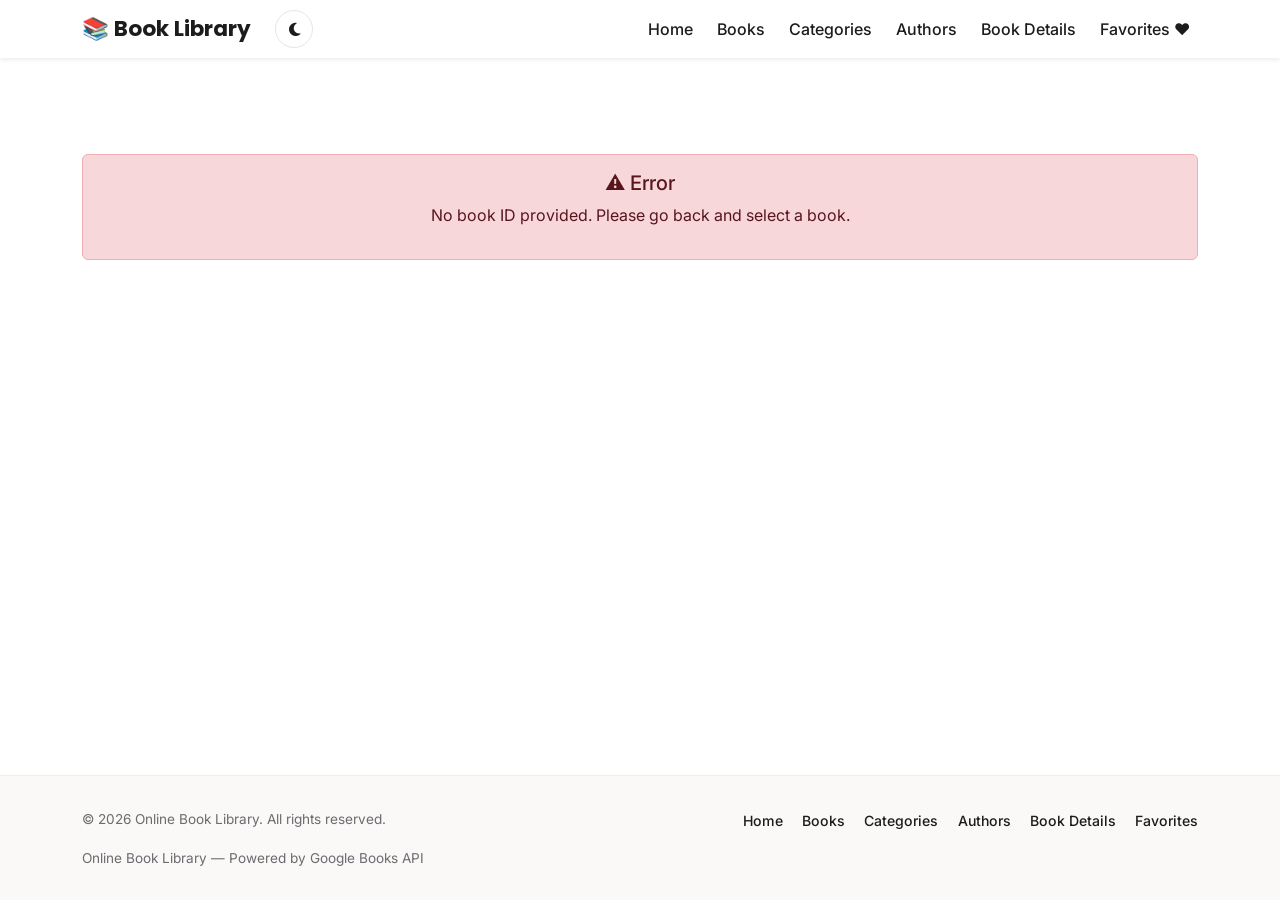
<file: book-details.html>
<!DOCTYPE html>
<html lang="en">
<head>
  <meta charset="UTF-8">
  <meta name="viewport" content="width=device-width, initial-scale=1.0">
  <title>Online Book Library — Book Details</title>

  <!-- Bootstrap 5 -->
  <link href="https://cdn.jsdelivr.net/npm/bootstrap@5.3.3/dist/css/bootstrap.min.css" rel="stylesheet" />
  <!-- Font Awesome -->
  <link rel="stylesheet" href="https://cdnjs.cloudflare.com/ajax/libs/font-awesome/6.4.0/css/all.min.css" />
  <!-- Google Fonts -->
  <link rel="preconnect" href="https://fonts.googleapis.com" />
  <link href="https://fonts.googleapis.com/css2?family=Poppins:wght@500;600;700;800&family=Inter:wght@400;500;600&display=swap" rel="stylesheet" />
  <!-- Custom CSS -->
  <link rel="stylesheet" href="./css/style.css" />
</head>
<body>

  <!-- ============ NAVBAR ============ -->
  <nav class="navbar navbar-expand-lg navbar-light bg-white sticky-top shadow-sm">
    <div class="container">
      <a class="navbar-brand fw-bold" href="./index.html">📚 Book Library</a>
<button id="themeToggleBtn" class="theme-toggle-btn ms-auto ms-lg-2" type="button" title="Toggle dark mode">
  <i class="fa-solid fa-moon"></i>
</button>
      <button class="navbar-toggler" type="button" data-bs-toggle="collapse" data-bs-target="#mainNav" aria-controls="mainNav" aria-expanded="false" aria-label="Toggle navigation">
        <span class="navbar-toggler-icon"></span>
      </button>

      <div class="collapse navbar-collapse" id="mainNav">
        <ul class="navbar-nav ms-auto mb-2 mb-lg-0 gap-lg-2">
          <li class="nav-item"><a class="nav-link" href="./index.html">Home</a></li>
          <li class="nav-item"><a class="nav-link" href="./books.html">Books</a></li>
          <li class="nav-item"><a class="nav-link" href="./categories.html">Categories</a></li>
          <li class="nav-item"><a class="nav-link" href="./authors.html">Authors</a></li>
          <li class="nav-item"><a class="nav-link active" href="./book-details.html">Book Details</a></li>
          <li class="nav-item"><a class="nav-link" href="./favorites.html">Favorites ♥</a></li>
        </ul>
      </div>
    </div>
  </nav>

  <!-- ============ BOOK DETAILS CONTENT ============ -->
  <main class="container py-5">
    <div id="details-content">
      <div class="text-center my-5">
        <div class="spinner-border text-primary" style="width: 3rem; height: 3rem;" role="status">
          <span class="visually-hidden">Loading...</span>
        </div>
        <p class="mt-2 text-muted">Loading book details...</p>
      </div>
    </div>
  </main>

  <!-- ============ FOOTER ============ -->
  <footer class="site-footer">
    <div class="container">
      <div class="footer-inner">
        <p class="footer-copy">&copy; 2026 Online Book Library. All rights reserved.</p>
        <ul class="footer-links">
          <li><a href="./index.html">Home</a></li>
          <li><a href="./books.html">Books</a></li>
          <li><a href="./categories.html">Categories</a></li>
          <li><a href="./authors.html">Authors</a></li>
          <li><a href="./book-details.html">Book Details</a></li>
          <li><a href="./favorites.html">Favorites</a></li>
        </ul>
        <p class="footer-credit">Online Book Library &mdash; Powered by Google Books API</p>
      </div>
    </div>
  </footer>

  <!-- Bootstrap Bundle JS -->
  <script src="https://cdn.jsdelivr.net/npm/bootstrap@5.3.3/dist/js/bootstrap.bundle.min.js"></script>
  <!-- Custom JS -->
  <script src="js/main.js"></script>
  <script src="js/api.js"></script>
  <script src="js/book-details.js"></script>
</body>
</html>
</file>
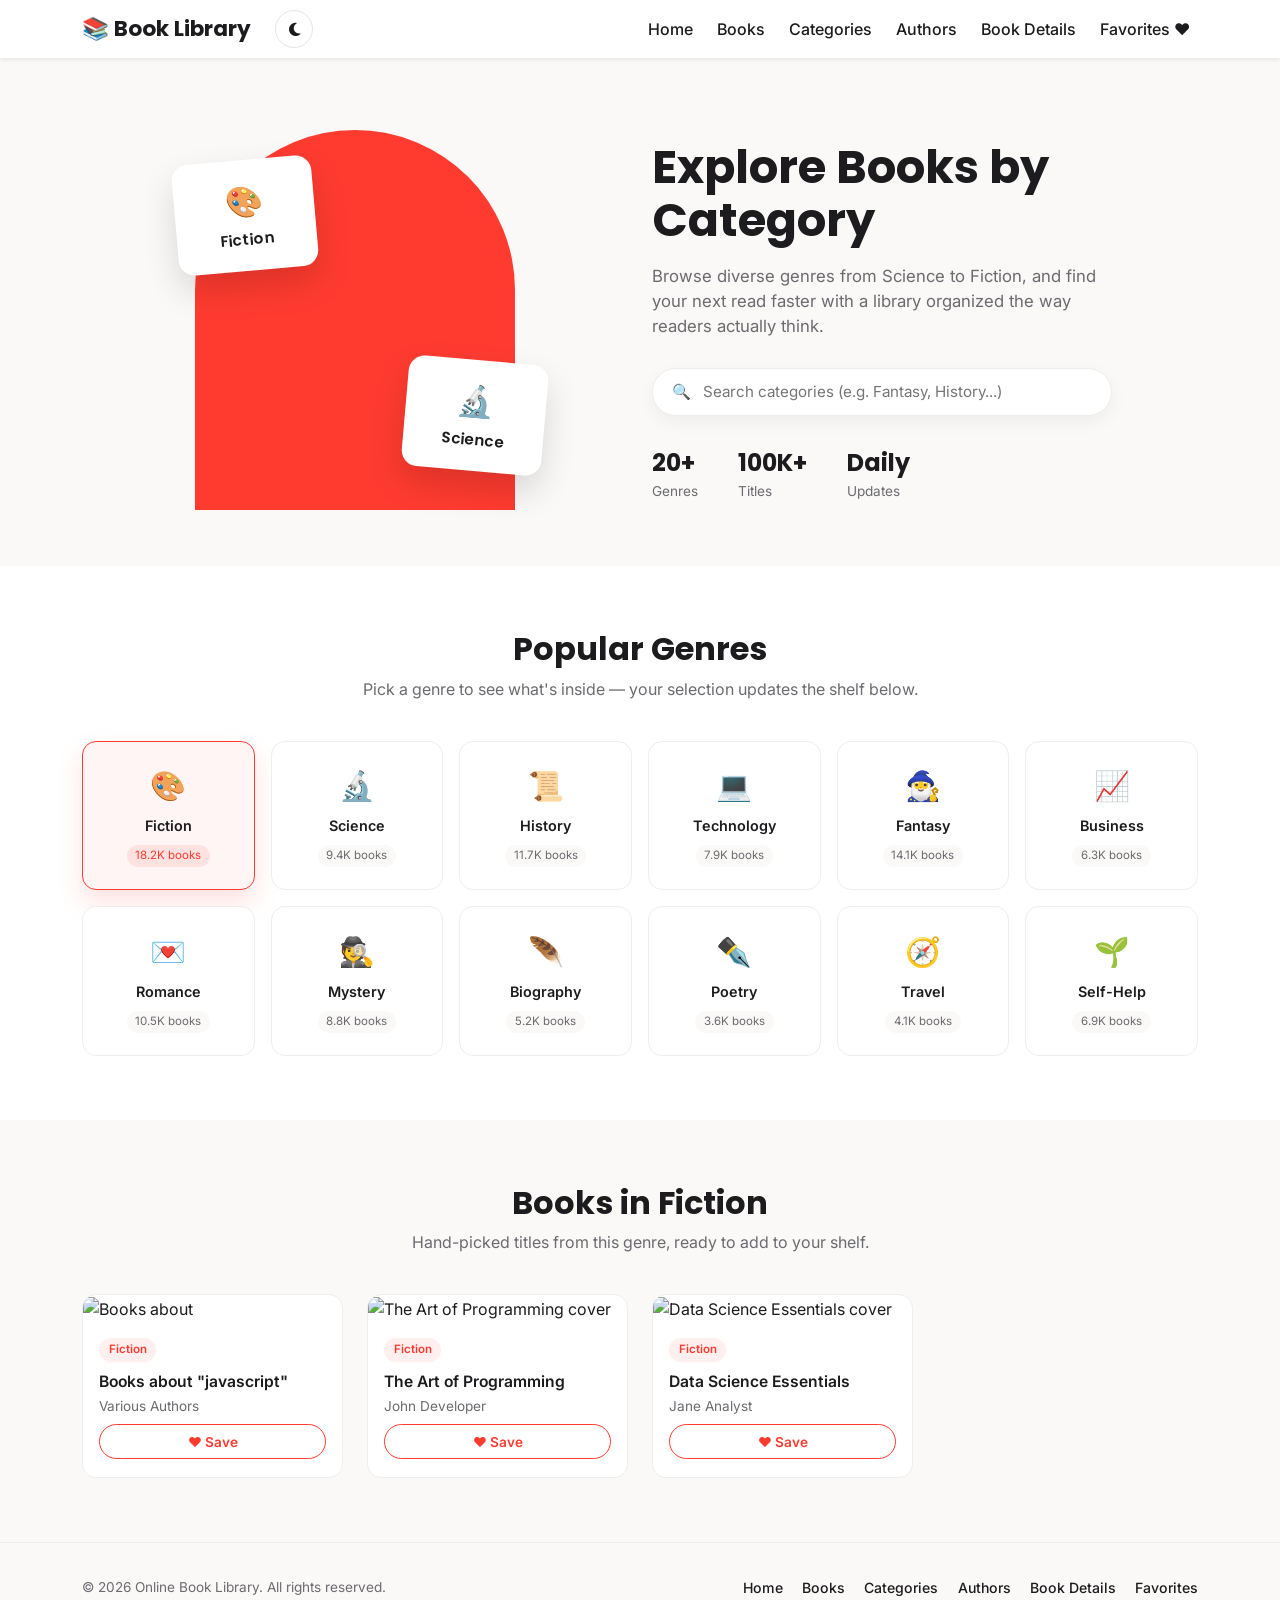
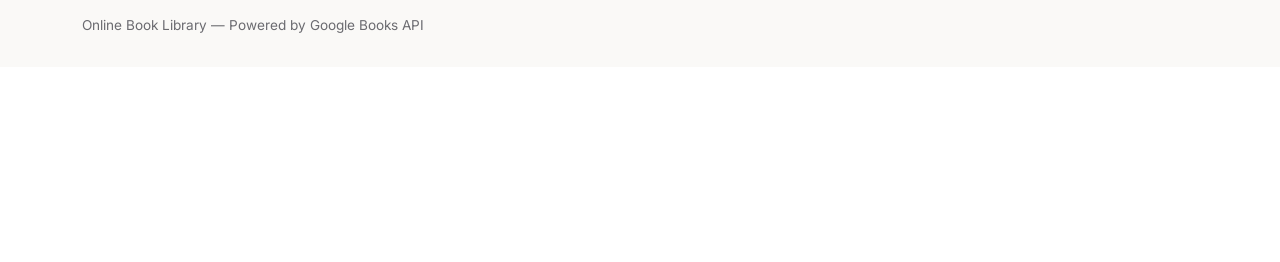
<file: categories.html>
<!DOCTYPE html>
<html lang="en">
<head>
  <meta charset="UTF-8" />
  <meta name="viewport" content="width=device-width, initial-scale=1.0" />
  <title>Online Book Library — Categories</title>

  <!-- Bootstrap 5 -->
  <link href="https://cdn.jsdelivr.net/npm/bootstrap@5.3.3/dist/css/bootstrap.min.css" rel="stylesheet" />
  <!-- Font Awesome -->
  <link rel="stylesheet" href="https://cdnjs.cloudflare.com/ajax/libs/font-awesome/6.4.0/css/all.min.css" />
  <!-- Google Fonts -->
  <link rel="preconnect" href="https://fonts.googleapis.com" />
  <link href="https://fonts.googleapis.com/css2?family=Poppins:wght@500;600;700;800&family=Inter:wght@400;500;600&display=swap" rel="stylesheet" />
  <!-- Custom CSS -->
  <link rel="stylesheet" href="./css/style.css" />
</head>
<body>

  <!-- ============ NAVBAR ============ -->
  <nav class="navbar navbar-expand-lg navbar-light bg-white sticky-top shadow-sm">
    <div class="container">
      <a class="navbar-brand fw-bold" href="./index.html">📚 Book Library</a>
<button id="themeToggleBtn" class="theme-toggle-btn ms-auto ms-lg-2" type="button" title="Toggle dark mode">
  <i class="fa-solid fa-moon"></i>
</button>
      <button class="navbar-toggler" type="button" data-bs-toggle="collapse" data-bs-target="#mainNav" aria-controls="mainNav" aria-expanded="false" aria-label="Toggle navigation">
        <span class="navbar-toggler-icon"></span>
      </button>

      <div class="collapse navbar-collapse" id="mainNav">
        <ul class="navbar-nav ms-auto mb-2 mb-lg-0 gap-lg-2">
          <li class="nav-item"><a class="nav-link" href="./index.html">Home</a></li>
          <li class="nav-item"><a class="nav-link" href="./books.html">Books</a></li>
          <li class="nav-item"><a class="nav-link active" href="./categories.html">Categories</a></li>
          <li class="nav-item"><a class="nav-link" href="./authors.html">Authors</a></li>
          <li class="nav-item"><a class="nav-link" href="./book-details.html">Book Details</a></li>
          <li class="nav-item"><a class="nav-link" href="./favorites.html">Favorites ♥</a></li>
        </ul>
      </div>
    </div>
  </nav>

  <!-- ============ CATEGORIES HERO ============ -->
  <header class="hero-section">
    <div class="container">
      <div class="row align-items-center gy-5">
        <!-- Left / Visual Column -->
        <div class="col-lg-6 order-lg-1 order-2">
          <div class="hero-visual cat-hero-visual">
            <div class="hero-arch"></div>
            <div class="cat-floating-badges">
              <div class="cat-float-card cat-float-card-a">
                <span class="cat-float-icon" id="floatIconA">🎨</span>
                <span class="cat-float-label" id="floatLabelA">Fiction</span>
              </div>
              <div class="cat-float-card cat-float-card-b">
                <span class="cat-float-icon" id="floatIconB">🔬</span>
                <span class="cat-float-label" id="floatLabelB">Science</span>
              </div>
            </div>
          </div>
        </div>

        <!-- Right / Text Column -->
        <div class="col-lg-6 order-lg-2 order-1">
          <h1 class="hero-title">Explore Books by Category</h1>
          <p class="hero-text">
            Browse diverse genres from Science to Fiction, and find your next
            read faster with a library organized the way readers actually think.
          </p>

          <form class="cat-search-bar" role="search" id="categorySearchForm">
            <span class="cat-search-icon">🔍</span>
            <input type="search" id="categorySearchInput" class="cat-search-input" placeholder="Search categories (e.g. Fantasy, History...)" aria-label="Search categories" />
          </form>

          <div class="hero-stats cat-hero-stats">
            <div class="stat-item">
              <span class="stat-number">20+</span>
              <span class="stat-label">Genres</span>
            </div>
            <div class="stat-item">
              <span class="stat-number">100K+</span>
              <span class="stat-label">Titles</span>
            </div>
            <div class="stat-item">
              <span class="stat-number">Daily</span>
              <span class="stat-label">Updates</span>
            </div>
          </div>
        </div>
      </div>
    </div>
  </header>

  <!-- ============ POPULAR CATEGORIES GRID ============ -->
  <section class="section-block">
    <div class="container">
      <div class="section-heading">
        <h2>Popular Genres</h2>
        <p>Pick a genre to see what's inside — your selection updates the shelf below.</p>
      </div>
      <div class="row row-cols-2 row-cols-md-3 row-cols-lg-6 g-3" id="categoriesGrid"></div>
    </div>
  </section>

  <!-- ============ BOOKS BY CATEGORY ============ -->
  <section class="section-block category-books-section" id="categoryBooksSection">
    <div class="container">
      <div class="section-heading">
        <h2 id="categoryBooksTitle">Books in Fiction</h2>
        <p>Hand-picked titles from this genre, ready to add to your shelf.</p>
      </div>
      <div class="row g-4" id="categoryBooksRow"></div>
    </div>
  </section>

  <!-- ============ FOOTER ============ -->
  <footer class="site-footer">
    <div class="container">
      <div class="footer-inner">
        <p class="footer-copy">&copy; 2026 Online Book Library. All rights reserved.</p>
        <ul class="footer-links">
          <li><a href="./index.html">Home</a></li>
          <li><a href="./books.html">Books</a></li>
          <li><a href="./categories.html">Categories</a></li>
          <li><a href="./authors.html">Authors</a></li>
          <li><a href="./book-details.html">Book Details</a></li>
          <li><a href="./favorites.html">Favorites</a></li>
        </ul>
        <p class="footer-credit">Online Book Library &mdash; Powered by Google Books API</p>
      </div>
    </div>
  </footer>

  <!-- Bootstrap Bundle JS -->
  <script src="https://cdn.jsdelivr.net/npm/bootstrap@5.3.3/dist/js/bootstrap.bundle.min.js"></script>
  <!-- Custom JS -->
   <script src="js/main.js"></script>
  <script src="js/api.js"></script>
  <script src="js/categories.js"></script>
</body>
</html>
</file>
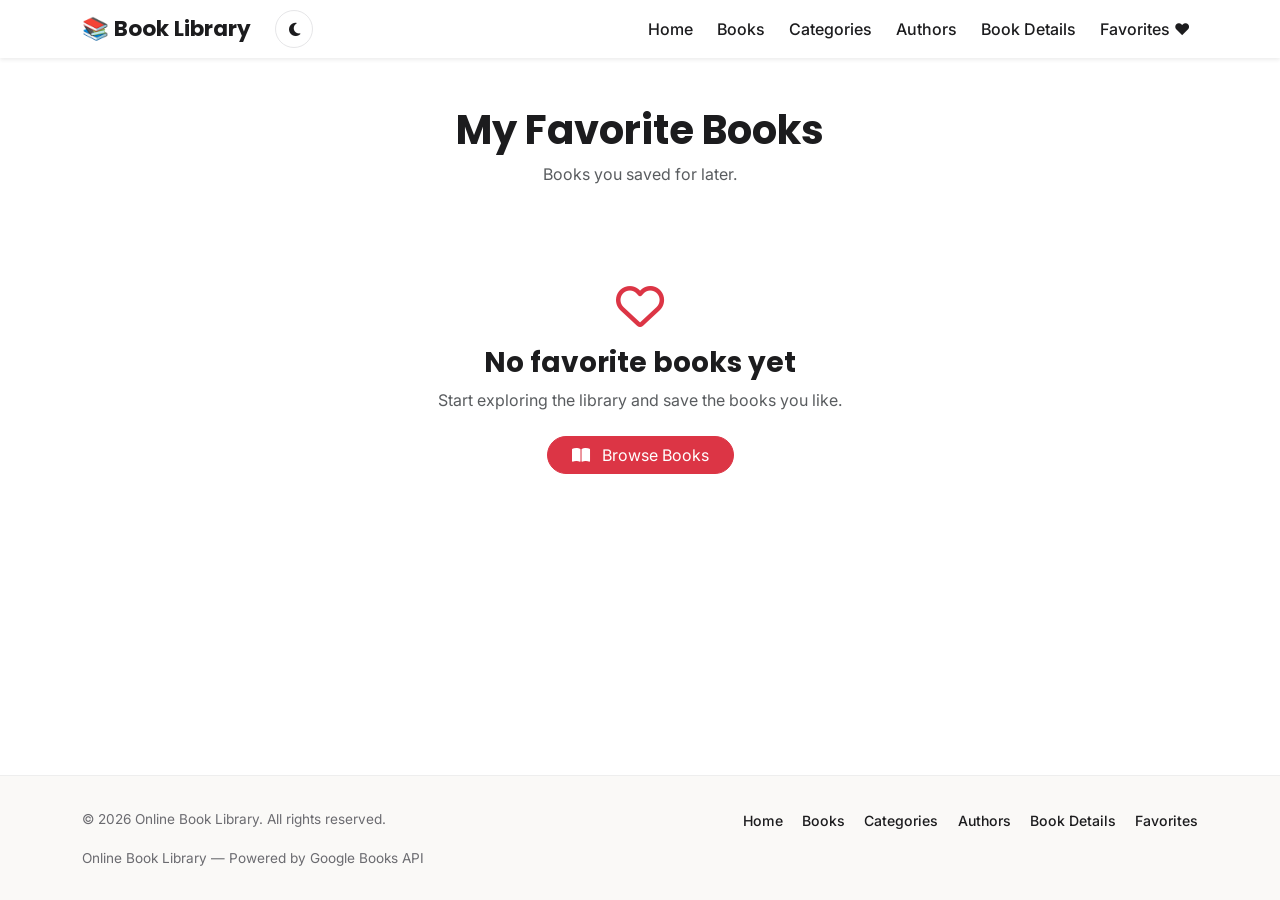
<file: favorites.html>
<!DOCTYPE html>
<html lang="en">
<head>
  <meta charset="UTF-8">
  <meta name="viewport" content="width=device-width, initial-scale=1.0">
  <title>Online Book Library — Favorites</title>

  <!-- Bootstrap 5 -->
  <link href="https://cdn.jsdelivr.net/npm/bootstrap@5.3.3/dist/css/bootstrap.min.css" rel="stylesheet" />
  <!-- Font Awesome -->
  <link rel="stylesheet" href="https://cdnjs.cloudflare.com/ajax/libs/font-awesome/6.4.0/css/all.min.css" />
  <!-- Google Fonts -->
  <link rel="preconnect" href="https://fonts.googleapis.com" />
  <link href="https://fonts.googleapis.com/css2?family=Poppins:wght@500;600;700;800&family=Inter:wght@400;500;600&display=swap" rel="stylesheet" />
  <!-- Custom CSS -->
  <link rel="stylesheet" href="./css/style.css" />
</head>
<body>

  <!-- ============ NAVBAR ============ -->
  <nav class="navbar navbar-expand-lg navbar-light bg-white sticky-top shadow-sm">
    <div class="container">
      <a class="navbar-brand fw-bold" href="./index.html">📚 Book Library</a>
<button id="themeToggleBtn" class="theme-toggle-btn ms-auto ms-lg-2" type="button" title="Toggle dark mode">
  <i class="fa-solid fa-moon"></i>
</button>
      <button class="navbar-toggler" type="button" data-bs-toggle="collapse" data-bs-target="#mainNav" aria-controls="mainNav" aria-expanded="false" aria-label="Toggle navigation">
        <span class="navbar-toggler-icon"></span>
      </button>

      <div class="collapse navbar-collapse" id="mainNav">
        <ul class="navbar-nav ms-auto mb-2 mb-lg-0 gap-lg-2">
          <li class="nav-item"><a class="nav-link" href="./index.html">Home</a></li>
          <li class="nav-item"><a class="nav-link" href="./books.html">Books</a></li>
          <li class="nav-item"><a class="nav-link" href="./categories.html">Categories</a></li>
          <li class="nav-item"><a class="nav-link" href="./authors.html">Authors</a></li>
          <li class="nav-item"><a class="nav-link" href="./book-details.html">Book Details</a></li>
          <li class="nav-item"><a class="nav-link active" href="./favorites.html">Favorites ♥</a></li>
        </ul>
      </div>
    </div>
  </nav>

  <!-- ============ FAVORITES CONTENT ============ -->
  <main class="container py-5">
    <div class="text-center mb-5">
      <h1 class="fw-bold mb-2">My Favorite Books</h1>
      <p class="text-muted mb-0">Books you saved for later.</p>
    </div>

    <!-- Empty state -->
    <div id="empty-state" class="text-center py-5 d-none">
      <div class="mb-3">
        <i class="fa-regular fa-heart fa-3x text-danger"></i>
      </div>
      <h3 class="fw-bold">No favorite books yet</h3>
      <p class="text-muted mb-4">Start exploring the library and save the books you like.</p>
      <a href="./books.html" class="btn btn-danger rounded-pill px-4">
        <i class="fa-solid fa-book-open me-2"></i> Browse Books
      </a>
    </div>

    <!-- Favorites grid -->
    <div id="favorites-list" class="row row-cols-1 row-cols-sm-2 row-cols-md-3 row-cols-lg-4 g-4"></div>
  </main>

  <!-- ============ FOOTER ============ -->
  <footer class="site-footer">
    <div class="container">
      <div class="footer-inner">
        <p class="footer-copy">&copy; 2026 Online Book Library. All rights reserved.</p>
        <ul class="footer-links">
          <li><a href="./index.html">Home</a></li>
          <li><a href="./books.html">Books</a></li>
          <li><a href="./categories.html">Categories</a></li>
          <li><a href="./authors.html">Authors</a></li>
          <li><a href="./book-details.html">Book Details</a></li>
          <li><a href="./favorites.html">Favorites</a></li>
        </ul>
        <p class="footer-credit">Online Book Library &mdash; Powered by Google Books API</p>
      </div>
    </div>
  </footer>

  <!-- Bootstrap Bundle JS -->
  <script src="https://cdn.jsdelivr.net/npm/bootstrap@5.3.3/dist/js/bootstrap.bundle.min.js"></script>
  <!-- Custom JS -->
   <script src="js/main.js"></script>
  <script src="js/api.js"></script>
  <script src="js/favorites.js"></script>
</body>
</html>
</file>
<file: css/style.css>
/* ============================================
   ROOT VARIABLES
   ============================================ */
:root {
  --primary-red: #ff3b30;
  --primary-red-dark: #d92e24;
  --dark: #1c1c1e;
  --gray-text: #6b6b70;
  --light-bg: #faf9f7;
  --gold-accent: #e0a84c;
  --card-radius: 14px;
  --font-display: 'Poppins', sans-serif;
  --font-body: 'Inter', sans-serif;

  /* Theme (light defaults) */
  --page-bg: #ffffff;
  --card-bg: #ffffff;
  --border-color: #eeeeee;
  --input-bg: #ffffff;
}

/* ============================================
   DARK MODE OVERRIDES
   ============================================ */
[data-theme="dark"] {
  --dark: #f2f2f3;
  --light-bg: #202023;
  --gray-text: #a3a3a8;
  --page-bg: #121214;
  --card-bg: #1c1c1f;
  --border-color: #303034;
  --input-bg: #1c1c1f;
}

[data-theme="dark"] body {
  background-color: var(--page-bg);
}

[data-theme="dark"] .navbar.bg-white {
  background-color: var(--card-bg) !important;
}

[data-theme="dark"] .form-control,
[data-theme="dark"] .form-select {
  background-color: var(--input-bg) !important;
  color: var(--dark) !important;
  border-color: var(--border-color) !important;
}

[data-theme="dark"] .form-control::placeholder {
  color: var(--gray-text);
}

[data-theme="dark"] .text-dark {
  color: var(--dark) !important;
}

[data-theme="dark"] .bg-light {
  background-color: var(--card-bg) !important;
}

[data-theme="dark"] .border,
[data-theme="dark"] .border-bottom {
  border-color: var(--border-color) !important;
}

[data-theme="dark"] .card {
  background-color: var(--card-bg);
  color: var(--dark);
  border-color: var(--border-color);
}

[data-theme="dark"] .alert-danger {
  background-color: #3a1f1f;
  color: #ff8a80;
  border-color: #5c2b2b;
}

[data-theme="dark"] #details-content img {
  background-color: var(--card-bg) !important;
}

[data-theme="dark"] .genre-card.active {
  background-color: rgba(255, 59, 48, 0.12);
}

[data-theme="dark"] .theme-toggle-btn {
  border-color: var(--border-color);
  color: var(--dark);
}

/* ============================================
   GLOBAL STYLES
   ============================================ */
body {
  font-family: var(--font-body);
  color: var(--dark);
  background-color: var(--page-bg);
  min-height: 100vh;
  display: flex;
  flex-direction: column;
  transition: background-color 0.3s ease, color 0.3s ease;
}

main {
  flex: 1;
}

h1, h2, h3, .navbar-brand {
  font-family: var(--font-display);
}

a {
  text-decoration: none;
}

/* ============================================
   NAVBAR
   ============================================ */
.navbar-brand {
  font-size: 1.35rem;
  color: var(--dark) !important;
}

.navbar .nav-link {
  font-weight: 500;
  color: var(--dark);
  padding: 0.5rem 0.9rem;
  position: relative;
}

.navbar .nav-link.active,
.navbar .nav-link:hover {
  color: var(--primary-red);
}

.navbar .nav-link.active::after {
  content: "";
  position: absolute;
  left: 0.9rem;
  right: 0.9rem;
  bottom: 0.15rem;
  height: 2px;
  background-color: var(--primary-red);
  border-radius: 2px;
}

.theme-toggle-btn {
  background: none;
  border: 1px solid #e6e6e8;
  color: var(--dark);
  width: 38px;
  height: 38px;
  border-radius: 50%;
  display: inline-flex;
  align-items: center;
  justify-content: center;
  font-size: 0.95rem;
  cursor: pointer;
  transition: background-color 0.2s ease, color 0.2s ease, border-color 0.2s ease, transform 0.2s ease;
}

.theme-toggle-btn:hover {
  transform: translateY(-2px) rotate(15deg);
  border-color: var(--primary-red);
  color: var(--primary-red);
}

/* ============================================
   HERO SECTION
   ============================================ */
.hero-section {
  padding: 4.5rem 0 3.5rem;
  background-color: var(--light-bg);
  overflow: hidden;
  position: relative;
}

/* Books page hero with background image */
.books-hero {
  background: linear-gradient(rgba(250, 249, 247, 0.85), rgba(250, 249, 247, 0.85)),
    url('https://images.unsplash.com/photo-1507842217343-583bb7270b66?q=80&w=1200&auto=format&fit=crop') center/cover no-repeat;
}

.hero-title {
  font-size: clamp(2rem, 4vw, 2.9rem);
  font-weight: 700;
  line-height: 1.15;
  margin-bottom: 1.1rem;
}

.hero-text {
  color: var(--gray-text);
  font-size: 1.05rem;
  max-width: 480px;
  margin-bottom: 1.8rem;
}

.hero-actions {
  display: flex;
  gap: 1rem;
  flex-wrap: wrap;
  margin-bottom: 2.5rem;
}

.btn-hero-primary {
  background-color: var(--primary-red);
  border: 2px solid var(--primary-red);
  color: #fff;
  font-weight: 600;
  padding: 0.7rem 1.6rem;
  border-radius: 50px;
  transition: background-color 0.2s ease, transform 0.2s ease;
}

.btn-hero-primary:hover {
  background-color: var(--primary-red-dark);
  border-color: var(--primary-red-dark);
  color: #fff;
  transform: translateY(-2px);
}

.btn-hero-outline {
  background-color: transparent;
  border: 2px solid var(--dark);
  color: var(--dark);
  font-weight: 600;
  padding: 0.7rem 1.6rem;
  border-radius: 50px;
  transition: background-color 0.2s ease, color 0.2s ease, transform 0.2s ease;
}

.btn-hero-outline:hover {
  background-color: var(--dark);
  color: #fff;
  transform: translateY(-2px);
}

.hero-stats {
  display: flex;
  gap: 2.5rem;
  flex-wrap: wrap;
}

.stat-item {
  display: flex;
  flex-direction: column;
}

.stat-number {
  font-family: var(--font-display);
  font-size: 1.5rem;
  font-weight: 700;
  color: var(--dark);
}

.stat-label {
  font-size: 0.85rem;
  color: var(--gray-text);
}

/* ---- Hero visual (arch + covers + badges) ---- */
.hero-visual {
  position: relative;
  width: 100%;
  max-width: 420px;
  margin: 0 auto;
  height: 420px;
}

.hero-arch {
  position: absolute;
  bottom: 0;
  left: 50%;
  transform: translateX(-50%);
  width: 320px;
  height: 380px;
  background-color: var(--primary-red);
  border-radius: 200px 200px 0 0;
  z-index: 1;
}

.hero-covers {
  position: absolute;
  inset: 0;
  z-index: 2;
}

.cover {
  position: absolute;
  width: 190px;
  height: 270px;
  object-fit: cover;
  border-radius: 8px;
  box-shadow: 0 18px 36px rgba(0, 0, 0, 0.25);
  transition: opacity 1.2s ease-in-out;
}

.cover-front {
  top: 60px;
  left: 20px;
  transform: rotate(-6deg);
  z-index: 3;
}

.cover-back {
  top: 90px;
  right: 10px;
  transform: rotate(6deg);
  z-index: 2;
}

.badge-floating {
  position: absolute;
  z-index: 4;
  background-color: #fff;
  color: var(--dark);
  font-size: 0.8rem;
  font-weight: 600;
  padding: 0.45rem 0.9rem;
  border-radius: 50px;
  box-shadow: 0 8px 20px rgba(0, 0, 0, 0.12);
}

.badge-top {
  top: 20px;
  right: 0;
}

.badge-bottom {
  bottom: 30px;
  left: -10px;
}

/* ============================================
   FEATURE HIGHLIGHTS BAR
   ============================================ */
.features-bar {
  padding: 2.2rem 0;
  border-bottom: 1px solid #eee;
}

.feature-chip {
  display: flex;
  flex-direction: column;
  align-items: center;
  gap: 0.4rem;
}

.feature-icon {
  font-size: 1.6rem;
}

.feature-label {
  font-weight: 600;
  font-size: 0.92rem;
  color: var(--dark);
}

/* ============================================
   SECTION HEADING
   ============================================ */
.section-block {
  padding: 4rem 0;
}

.section-heading {
  text-align: center;
  max-width: 560px;
  margin: 0 auto 2.5rem;
}

.section-heading h2 {
  font-weight: 700;
  font-size: 2rem;
  margin-bottom: 0.5rem;
}

.section-heading p {
  color: var(--gray-text);
  margin: 0;
}

/* ============================================
   BOOK CARD
   ============================================ */
.book-card {
  background-color: var(--card-bg);
  border: 1px solid var(--border-color);
  border-radius: var(--card-radius);
  overflow: hidden;
  height: 100%;
  transition: transform 0.2s ease, box-shadow 0.2s ease, background-color 0.3s ease, border-color 0.3s ease;
}

.book-card:hover {
  transform: translateY(-4px);
  box-shadow: 0 14px 30px rgba(0, 0, 0, 0.08);
}

.book-card img {
  width: 100%;
  height: 220px;
  object-fit: cover;
}

.book-card-body {
  padding: 0.9rem 1rem 1.1rem;
}

.book-card-title {
  font-weight: 600;
  font-size: 0.98rem;
  margin-bottom: 0.15rem;
  display: -webkit-box;
  -webkit-line-clamp: 1;
  -webkit-box-orient: vertical;
  overflow: hidden;
}

.book-card-author {
  color: var(--gray-text);
  font-size: 0.85rem;
  margin-bottom: 0.5rem;
}

.book-card-rating {
  color: var(--gold-accent);
  font-size: 0.85rem;
  margin-bottom: 0.7rem;
}

.book-card-rating span {
  color: var(--gray-text);
  margin-left: 0.25rem;
}

.btn-save {
  width: 100%;
  border: 1px solid var(--primary-red);
  background-color: transparent;
  color: var(--primary-red);
  font-weight: 600;
  font-size: 0.85rem;
  border-radius: 50px;
  padding: 0.4rem 0;
  transition: background-color 0.2s ease, color 0.2s ease;
}

.btn-save:hover,
.btn-save.saved {
  background-color: var(--primary-red);
  color: #fff;
}

/* ============================================
   NEW ARRIVALS
   ============================================ */
.new-arrival-card {
  position: relative;
  background-color: var(--card-bg);
  border-radius: var(--card-radius);
  overflow: hidden;
  height: 100%;
  border: 1px solid #f1e2c8;
  box-shadow: 0 0 0 1px rgba(224, 168, 76, 0.15), 0 10px 26px rgba(224, 168, 76, 0.18);
  transition: transform 0.2s ease, box-shadow 0.2s ease, background-color 0.3s ease;
}

.new-arrival-card:hover {
  transform: translateY(-4px);
  box-shadow: 0 0 0 1px rgba(224, 168, 76, 0.3), 0 16px 34px rgba(224, 168, 76, 0.28);
}

.new-badge {
  position: absolute;
  top: 12px;
  right: 12px;
  background-color: var(--gold-accent);
  color: #fff;
  font-size: 0.7rem;
  font-weight: 700;
  letter-spacing: 0.03em;
  padding: 0.25rem 0.6rem;
  border-radius: 50px;
  z-index: 2;
}

.new-arrival-card img {
  width: 100%;
  height: 220px;
  object-fit: cover;
}

.new-arrival-body {
  padding: 0.9rem 1rem 1.1rem;
}

/* ============================================
   PROMO BANNER
   ============================================ */
.promo-banner {
  background-color: #1c1c1e;
  padding: 4rem 0;
}

.promo-heading h2,
.promo-heading p {
  color: #fff;
}

.promo-heading p {
  opacity: 0.65;
}

.promo-card {
  background: linear-gradient(160deg, #2a2a2d, #1c1c1e);
  border: 1px solid rgba(224, 168, 76, 0.35);
  border-radius: var(--card-radius);
  overflow: hidden;
  height: 100%;
  text-align: center;
  padding-bottom: 1.4rem;
}

.promo-card img {
  width: 100%;
  height: 240px;
  object-fit: cover;
  margin-bottom: 1rem;
}

.promo-card h5 {
  color: #fff;
  font-weight: 600;
  margin-bottom: 0.25rem;
  padding: 0 1rem;
}

.promo-card p {
  color: var(--gold-accent);
  font-size: 0.85rem;
  margin: 0;
}

/* ============================================
   CATEGORIES PAGE
   ============================================ */
.cat-hero-visual {
  height: 380px;
}

.cat-floating-badges {
  position: absolute;
  inset: 0;
  z-index: 2;
}

.cat-float-card {
  position: absolute;
  display: flex;
  flex-direction: column;
  align-items: center;
  gap: 0.25rem;
  width: 140px;
  padding: 1.2rem 1rem;
  background-color: #fff;
  border-radius: 16px;
  box-shadow: 0 16px 34px rgba(0, 0, 0, 0.14);
  transition: opacity 0.6s ease-in-out, transform 0.3s ease;
}

.cat-float-icon {
  font-size: 1.9rem;
}

.cat-float-label {
  font-family: var(--font-display);
  font-weight: 600;
  font-size: 0.95rem;
  color: var(--dark);
}

.cat-float-card-a {
  top: 30px;
  left: 30px;
  transform: rotate(-5deg);
  z-index: 3;
}

.cat-float-card-b {
  bottom: 40px;
  right: 20px;
  transform: rotate(5deg);
  z-index: 2;
}

.cat-search-bar {
  display: flex;
  align-items: center;
  gap: 0.6rem;
  background-color: var(--card-bg);
  border: 1px solid var(--border-color);
  border-radius: 50px;
  padding: 0.65rem 1.2rem;
  max-width: 460px;
  margin-bottom: 1.8rem;
  box-shadow: 0 6px 18px rgba(0, 0, 0, 0.05);
  transition: background-color 0.3s ease, border-color 0.3s ease;
}

.cat-search-icon {
  font-size: 0.95rem;
  color: var(--gray-text);
}

.cat-search-input {
  border: none;
  outline: none;
  flex: 1;
  font-size: 0.95rem;
  font-family: var(--font-body);
  background: transparent;
}

.cat-hero-stats {
  margin-top: 0.5rem;
}

/* Genre Cards */
.genre-card {
  position: relative;
  display: flex;
  flex-direction: column;
  align-items: center;
  justify-content: center;
  gap: 0.5rem;
  text-align: center;
  background-color: var(--card-bg);
  border: 1px solid var(--border-color);
  border-radius: var(--card-radius);
  padding: 1.4rem 0.8rem;
  cursor: pointer;
  transition: transform 0.2s ease, box-shadow 0.2s ease, border-color 0.2s ease, background-color 0.3s ease;
}

.genre-card:hover {
  transform: translateY(-3px);
  box-shadow: 0 12px 26px rgba(0, 0, 0, 0.08);
}

.genre-card.active {
  border-color: var(--primary-red);
  background-color: #fff5f4;
  box-shadow: 0 12px 26px rgba(255, 59, 48, 0.15);
}

.genre-card-icon {
  font-size: 1.8rem;
}

.genre-card-name {
  font-weight: 600;
  font-size: 0.9rem;
  color: var(--dark);
}

.genre-card-count {
  font-size: 0.72rem;
  color: var(--gray-text);
  background-color: var(--light-bg);
  border-radius: 50px;
  padding: 0.15rem 0.55rem;
}

.genre-card.active .genre-card-count {
  color: var(--primary-red);
  background-color: rgba(255, 59, 48, 0.1);
}

.genre-empty-state {
  text-align: center;
  color: var(--gray-text);
  padding: 2rem 0;
  width: 100%;
}

/* Category Books Section */
.category-books-section {
  background-color: var(--light-bg);
  scroll-margin-top: 80px;
}

.category-badge-tag {
  display: inline-block;
  font-size: 0.72rem;
  font-weight: 600;
  color: var(--primary-red);
  background-color: rgba(255, 59, 48, 0.08);
  border-radius: 50px;
  padding: 0.2rem 0.6rem;
  margin-bottom: 0.5rem;
}

/* Loading skeleton */
.book-card-skeleton {
  background-color: var(--card-bg);
  border: 1px solid var(--border-color);
  border-radius: var(--card-radius);
  overflow: hidden;
  height: 100%;
}

.book-card-skeleton .skeleton-thumb {
  height: 220px;
  background: linear-gradient(90deg, #f0f0f0 25%, #f7f7f7 37%, #f0f0f0 63%);
  background-size: 400% 100%;
  animation: skeletonShine 1.4s ease infinite;
}

.book-card-skeleton .skeleton-line {
  height: 12px;
  margin: 0.9rem 1rem 0.6rem;
  border-radius: 4px;
  background: linear-gradient(90deg, #f0f0f0 25%, #f7f7f7 37%, #f0f0f0 63%);
  background-size: 400% 100%;
  animation: skeletonShine 1.4s ease infinite;
}

.book-card-skeleton .skeleton-line.short {
  width: 55%;
}

@keyframes skeletonShine {
  0% { background-position: 100% 50%; }
  100% { background-position: 0 50%; }
}

/* ============================================
   AUTHORS PAGE
   ============================================ */
.author-card {
  transition: transform 0.3s ease, box-shadow 0.3s ease, background-color 0.3s ease;
  border-radius: 16px !important;
  background-color: var(--card-bg);
}

.author-card:hover {
  transform: translateY(-6px);
  box-shadow: 0 10px 20px rgba(0, 0, 0, 0.1) !important;
}

.author-img {
  width: 120px;
  height: 120px;
  object-fit: cover;
  border: 3px solid #ffc107;
}

/* ============================================
   BOOK DETAILS PAGE
   ============================================ */
#details-content img {
  max-height: 400px;
  object-fit: cover;
  box-shadow: 0 4px 10px rgba(65, 14, 14, 0.15);
}

/* ============================================
   FOOTER
   ============================================ */
.site-footer {
  background-color: var(--light-bg);
  border-top: 1px solid var(--border-color);
  padding: 2rem 0;
  margin-top: auto;
  transition: background-color 0.3s ease, border-color 0.3s ease;
}

.footer-inner {
  display: flex;
  flex-wrap: wrap;
  align-items: center;
  justify-content: space-between;
  gap: 1rem;
}

.footer-copy,
.footer-credit {
  color: var(--gray-text);
  font-size: 0.85rem;
  margin: 0;
}

.footer-links {
  list-style: none;
  display: flex;
  gap: 1.2rem;
  margin: 0;
  padding: 0;
}

.footer-links a {
  color: var(--dark);
  font-size: 0.88rem;
  font-weight: 500;
}

.footer-links a:hover {
  color: var(--primary-red);
}

/* ============================================
   RESPONSIVE
   ============================================ */
@media (max-width: 991.98px) {
  .hero-visual {
    height: 380px;
    max-width: 340px;
  }
  .hero-arch {
    width: 260px;
    height: 320px;
  }
  .cover {
    width: 160px;
    height: 230px;
  }
  .cover-front { top: 45px; left: 10px; }
  .cover-back { top: 70px; right: 5px; }
  .cat-hero-visual {
    height: 340px;
  }
  .cat-float-card {
    width: 120px;
    padding: 1rem 0.8rem;
  }
}

@media (max-width: 575.98px) {
  .hero-section { padding: 3rem 0 2.5rem; }
  .hero-stats { gap: 1.6rem; }
  .footer-inner { flex-direction: column; text-align: center; }
}

@media (prefers-reduced-motion: reduce) {
  .cover,
  .btn-hero-primary,
  .btn-hero-outline,
  .book-card,
  .new-arrival-card {
    transition: none !important;
  }
}
</file>
